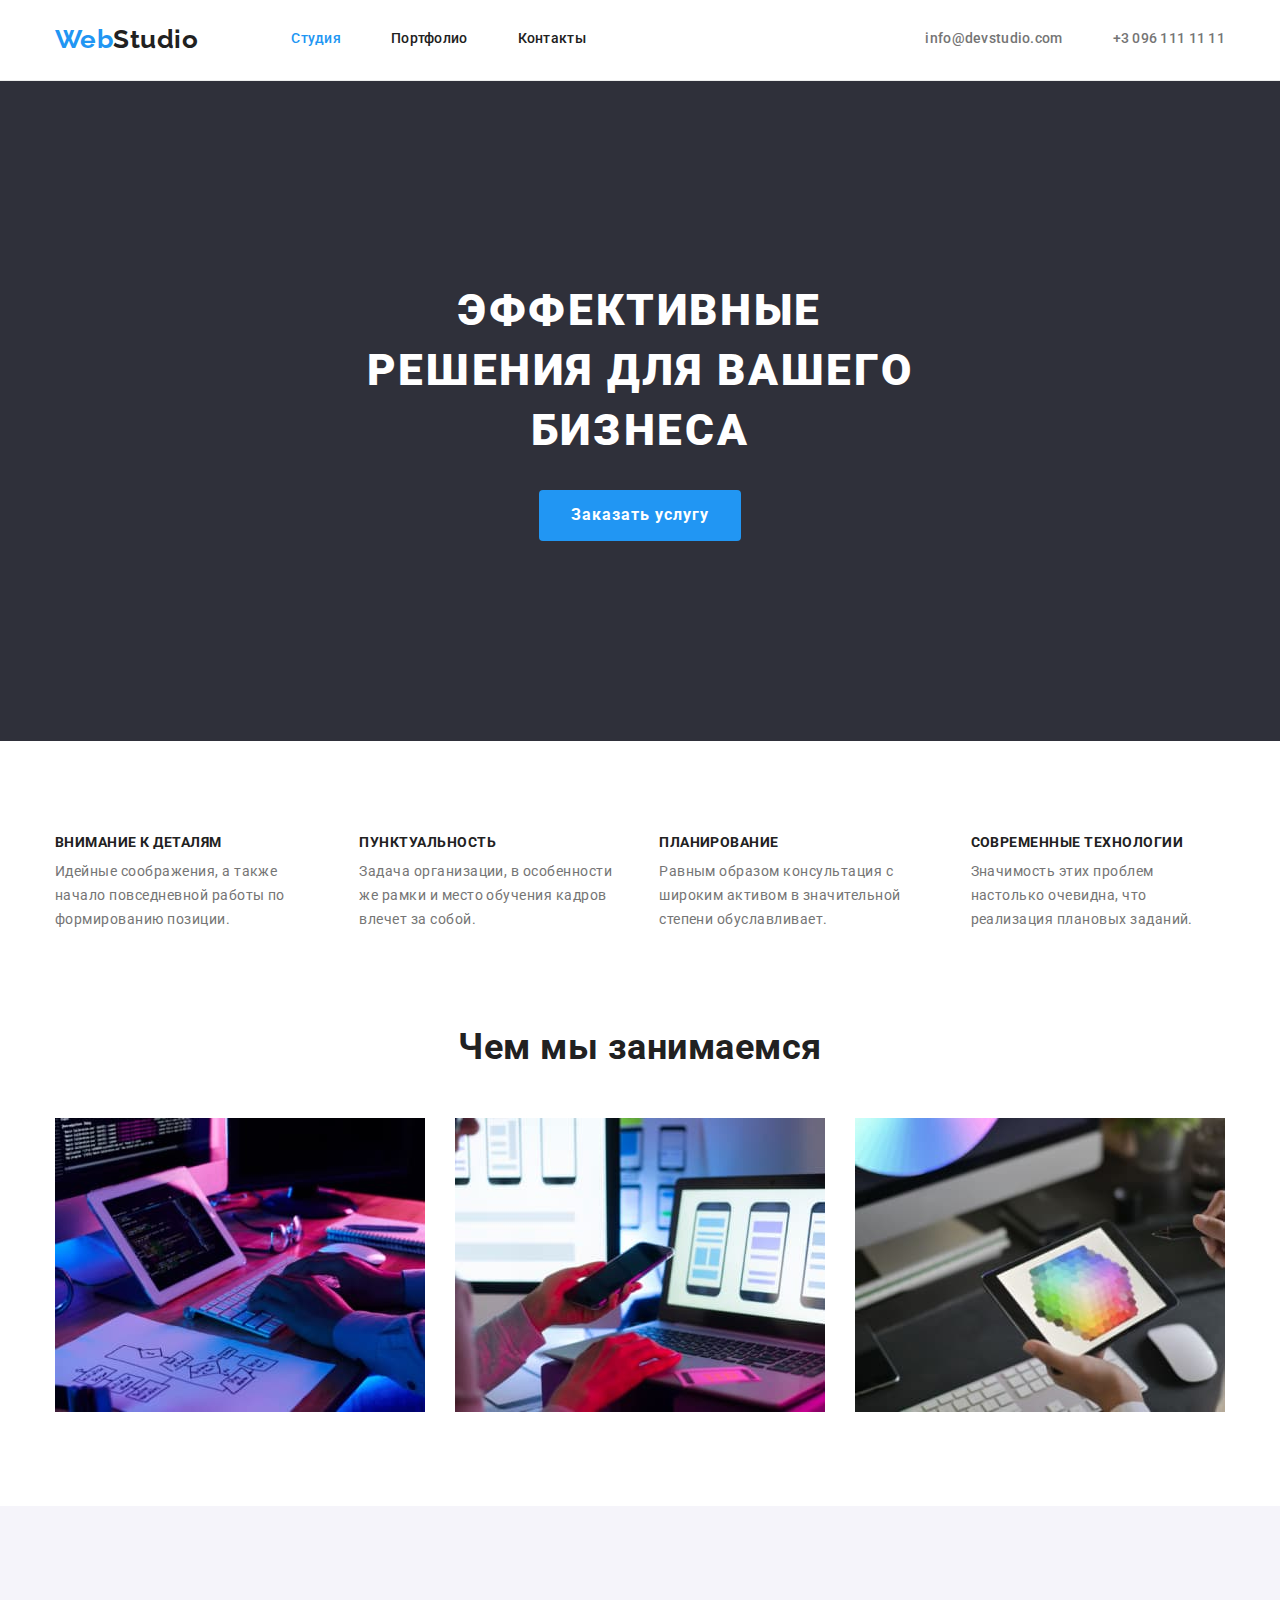
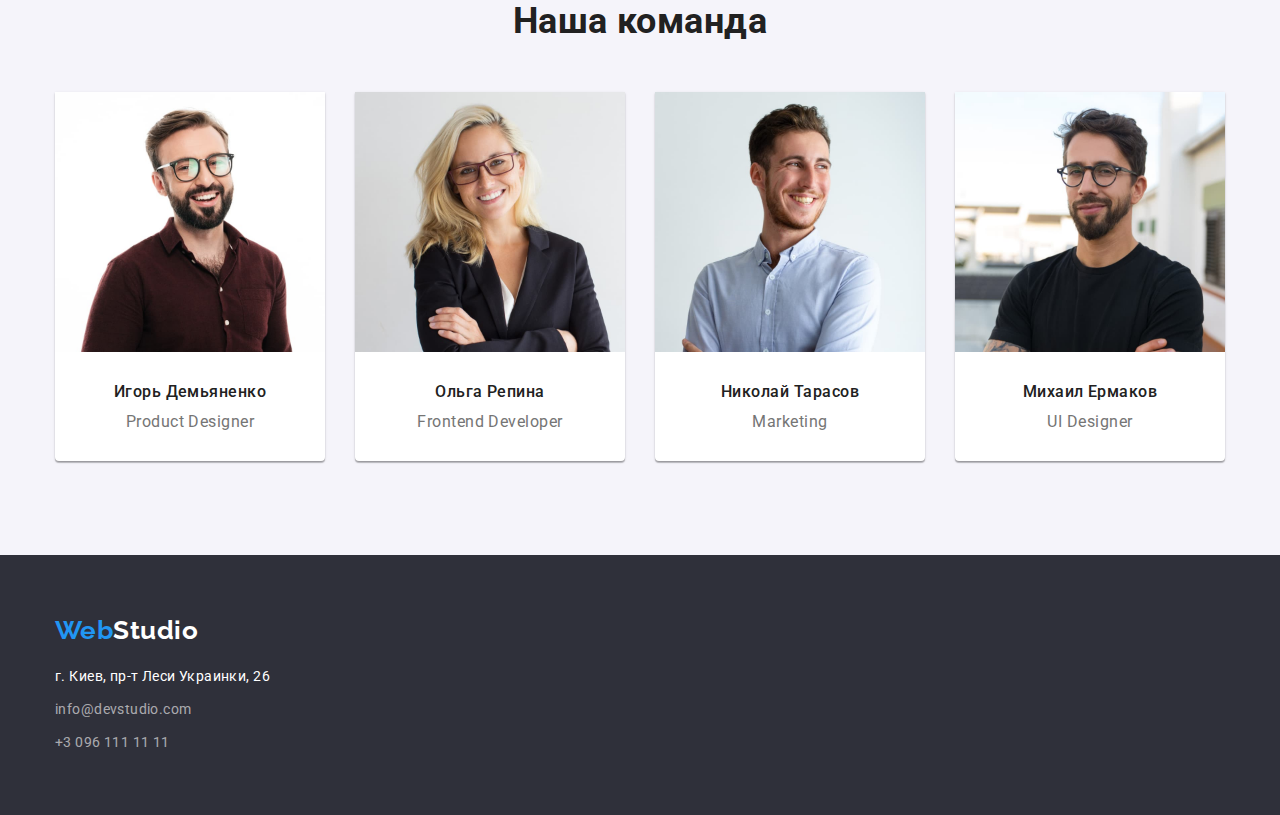
<file: index.html>
<!doctype html>

<html lang="ru">
  
  <head>
    <meta charset="utf-8">
    <meta http-equiv="x-ua-compatible" content="ie=edge">
    <title>Web Studio</title>
    <link rel="preconnect" href="https://fonts.googleapis.com">
    <link rel="preconnect" href="https://fonts.gstatic.com" crossorigin>
    <link href="https://fonts.googleapis.com/css2?family=Raleway:wght@700&family=Roboto:wght@400;500;700;900&display=swap" rel="stylesheet">
    <link rel="stylesheet" href="css/modern-normalize.css"/>
    <link rel="stylesheet" href="css/styles.css" />
  </head>
  
  <body>
    <header class="header">
      <div class="container header-container">
        <a class="link logo-link" href="index.html">
          Web<span class="logo-link-second-part" href="index.html">Studio</span>
        </a>
        <nav class="nav">
          <ul class="list nav-list">
            <li><a class="link link-active" href="index.html">Студия</a></li>
            <li><a class="link" href="portfolio.html">Портфолио</a></li>
            <li><a class="link" href="#address">Контакты</a></li>
          </ul>
        </nav>
        <ul class="list address-header-list">
          <li><a class="link mail-link" href="mailto:info@devstudio.com">info@devstudio.com</a></li>
          <li><a class="link tel-link" href="tel:+3809611111111">+3 096 111 11 11</a></li>
        </ul>
      </div>
    </header>
    
    <main>
      <section class="hero">
          <div class="container">
            <h1 class="slogan">эффективные решения для вашего бизнеса</h1>
            <button class="button" type="button">Заказать услугу</button>
          </div>
      </section>
      
      <section class="benefits">
        <div class="container">
          <ul class="list benefits-list">

            <li>
              <h3 class="benefits-subtitle">Внимание к деталям</h3>
              <p class="benefits-text">
                Идейные соображения, а также начало повседневной работы по формированию позиции.
              </p>
            </li>

            <li>
              <h3 class="benefits-subtitle">Пунктуальность</h3>
              <p class="benefits-text">
                Задача организации, в особенности же рамки и место обучения кадров влечет за собой.
              </p>
            </li>

            <li>
              <h3 class="benefits-subtitle">Планирование</h3>
              <p class="benefits-text">
                Равным образом консультация с широким активом в значительной степени обуславливает.
              </p>
            </li>

            <li>
              <h3 class="benefits-subtitle">Современные технологии</h3>
              <p class="benefits-text">
                Значимость этих проблем настолько очевидна, что реализация плановых заданий.
              </p>
            </li>

          </ul>
        </div>
      </section>
      
      <section class="desc">
        <div class="container">
          <h2 class="desc-subtitle">Чем мы занимаемся</h2>
          <ul class="list desc-list">

            <li>
              <img src="images/desc-img-pc.jpg" alt="Работа за персональным компьютером" width="370" />
            </li>

            <li>
              <img src="images/desc-img-phone.jpg" alt="Работа со смартфоном" width="370" />
            </li>

            <li>
              <img src="images/desc-img-tablet.jpg" alt="Работа за планшетом" width="370" />
            </li>

          </ul>
        </div>
      </section>
      
      <section class="team">
        <div class="container">
          <h2 class="team-title">Наша команда</h2>
          <ul class="list team-list">

            <li class="team-list-item">
              <img src="images/team-img-p_designer.jpg" alt="Мужчина" width="270" />
              <div class="team-text-box">
                <h3 class="team-subtitle">Игорь Демьяненко</h3>
                <p class="team-desc">Product Designer</p>
              </div>
            </li>

            <li class="team-list-item">
              <img src="images/team-img-developer.jpg" alt="Женщина" width="270" />
              <div class="team-text-box">
                <h3 class="team-subtitle">Ольга Репина</h3>
                <p class="team-desc">Frontend Developer</p>
              </div>
            </li>

            <li class="team-list-item">
              <img src="images/team-img-markiting.jpg" alt="Мужчина" width="270" />
              <div class="team-text-box">
                <h3 class="team-subtitle">Николай Тарасов</h3>
                <p class="team-desc">Marketing</p>
              </div>
            </li>

            <li class="team-list-item">
              <img src="images/team-img-ui_designer.jpg" alt="Мужчина" width="270" />
              <div class="team-text-box">
                <h3 class="team-subtitle">Михаил Ермаков</h3>
                <p class="team-desc">UI Designer</p>
              </div>
            </li>

          </ul>
        </div>
      </section>
    </main>
    
    <footer class="footer">
      <div class="container">
        <a class="link logo-link" href="index.html">
          Web<span class="logo-link-second-part" href="index.html">Studio</span>
        </a>
        <address class="address-text-box" id="address">
          <ul class="list address-footer-list">
            <li><a class="link address-link" href="">г. Киев, пр-т Леси Украинки, 26</a></li>
            <li><a class="link mail-link" href="mailto:info@devstudio.com">info@devstudio.com</a></li>
            <li><a class="link tel-link" href="tel:+3809611111111">+3 096 111 11 11</a></li>
          </ul>
        </address>
      </div>
    </footer>
  </body>

</html>
</file>
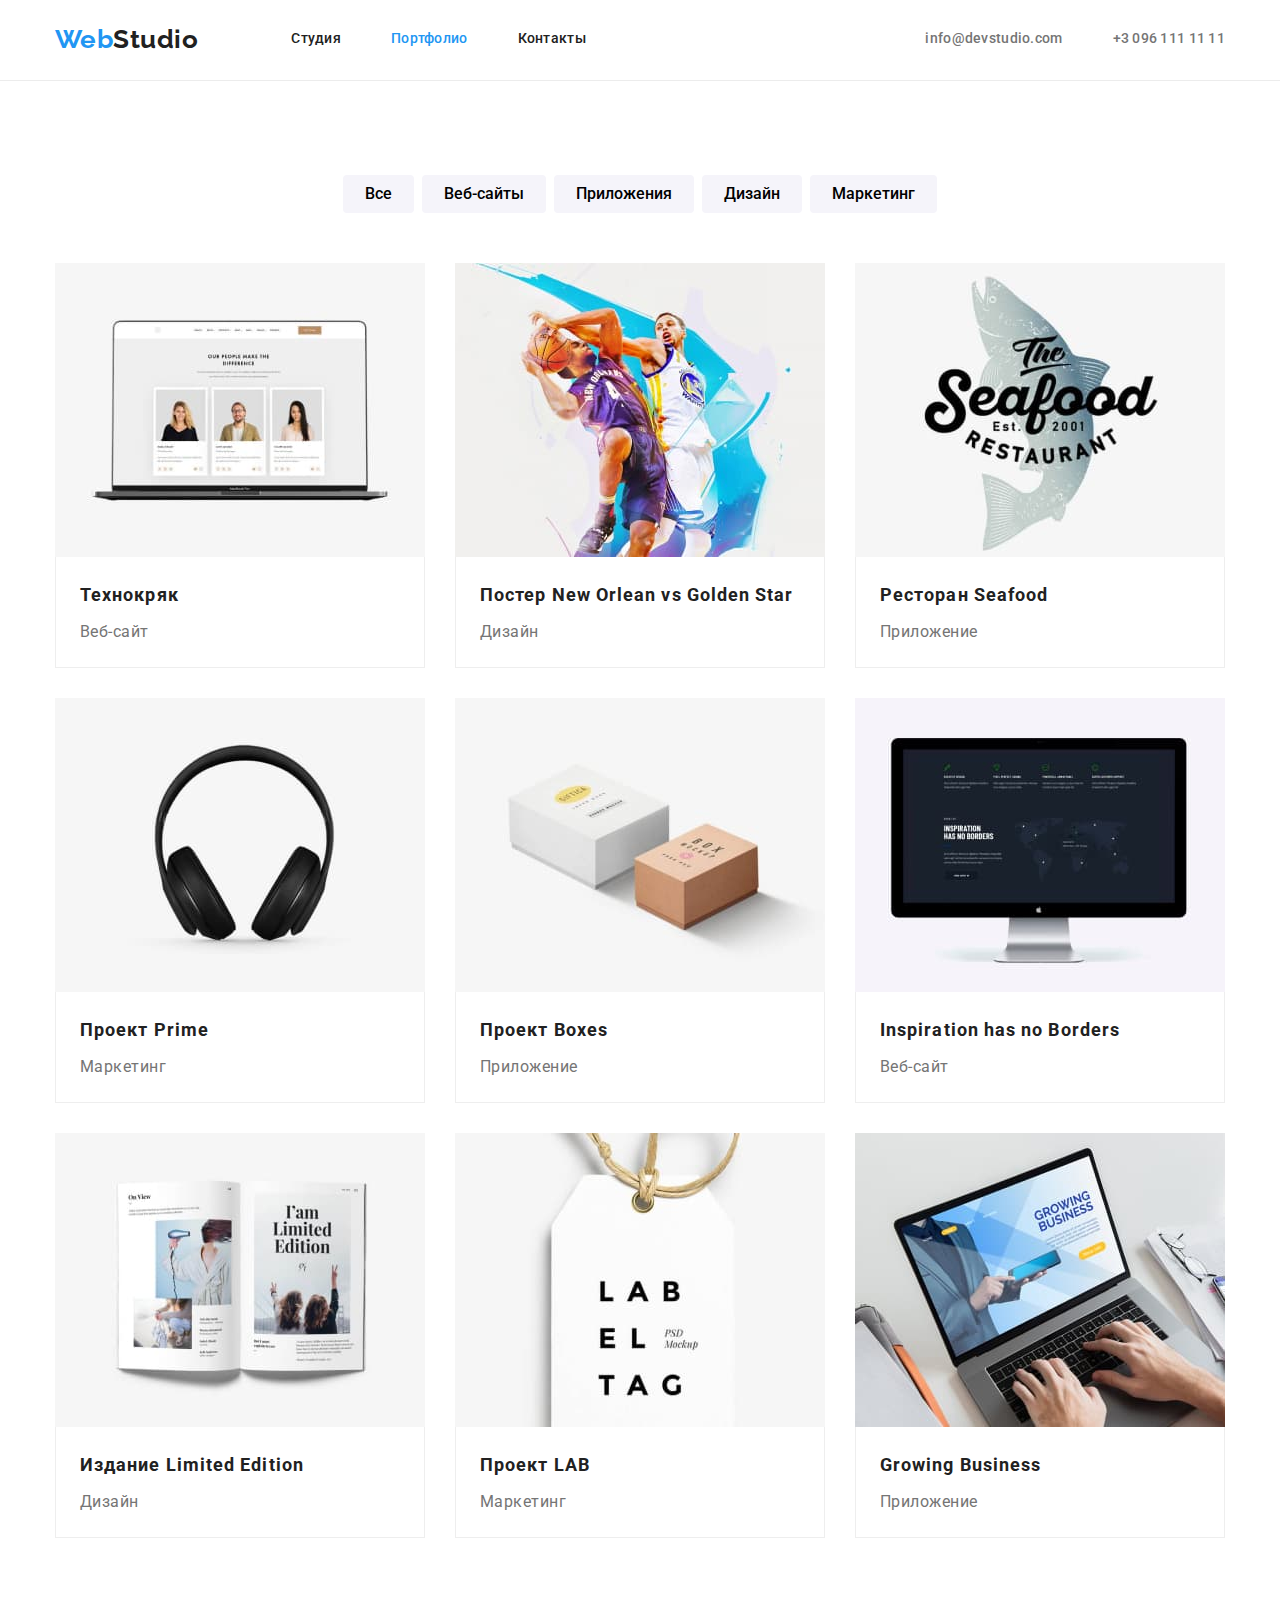
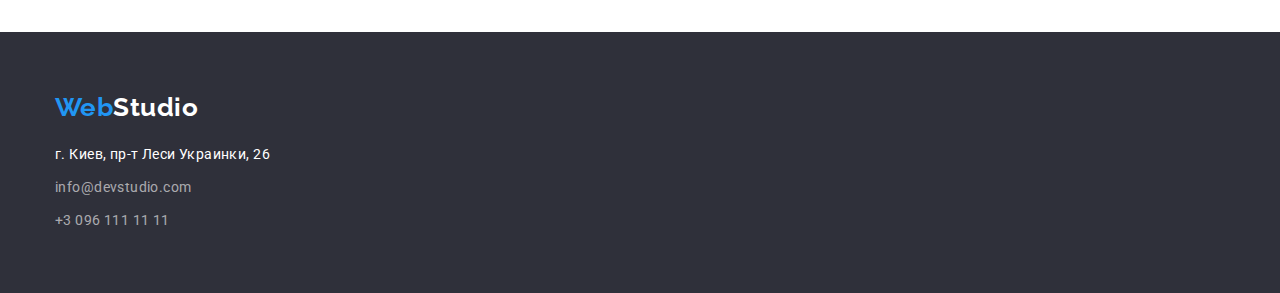
<file: portfolio.html>
<!doctype html>

<html lang="ru">
    <head>
        <meta charset="utf-8">
        <meta http-equiv="x-ua-compatible" content="ie=edge">
        <title>Portfolio</title>
        <link rel="preconnect" href="https://fonts.googleapis.com">
        <link rel="preconnect" href="https://fonts.gstatic.com" crossorigin>
        <link href="https://fonts.googleapis.com/css2?family=Raleway:wght@700&family=Roboto:wght@400;500;700;900&display=swap" rel="stylesheet">
        <link rel="stylesheet" href="css/modern-normalize.css" />
        <link rel="stylesheet" href="css/styles.css" />
    </head>

    <body>
        <header class="header">
            <div class="container header-container">
              <a class="link logo-link" href="index.html">
                Web<span class="logo-link-second-part" href="index.html">Studio</span>
              </a>
              <nav class="nav">
                  <ul class="list nav-list">
                    <li><a class="link" href="index.html">Студия</a></li>
                    <li><a class="link link-active" href="portfolio.html">Портфолио</a></li>
                    <li><a class="link" href="#address">Контакты</a></li>
                  </ul>
              </nav>
              <ul class="list address-header-list">
                <li><a class="link" href="mailto:info@devstudio.com">info@devstudio.com</a></li>
                <li><a class="link" href="tel:+3809611111111">+3 096 111 11 11</a></li>
              </ul>
            </div>
        </header>

        <main>
          <section class="gallery">
            <div class="container gallery-container">
              <ul class="list gallery-filter-list">
                <li><button class="button" type="button">Все</button></li>
                <li><button class="button" type="button">Веб-сайты</button></li>
                <li><button class="button" type="button">Приложения</button></li>
                <li><button class="button" type="button">Дизайн</button></li>
                <li><button class="button" type="button">Маркетинг</button></li>
              </ul>
              <h1 class="visually-hidden">Карточки</h1>
              <ul class="list gallery-list">

                <li>
                  <img src="images/gallery-img-note_book.jpg" alt="Открытый ноут-бук" width="370" />
                  <div class="gallery-text-box">
                    <h2 class="gallery-subtitle">Технокряк</h1>
                    <p class="gallery-desc">Веб-сайт</p>
                  </div>
                </li>

                <li>
                  <img src="images/gallery-img-basketball.jpg" alt="Баскетболисты" width="370" />
                  <div class="gallery-text-box">
                    <h2 class="gallery-subtitle">Постер New Orlean vs Golden Star</h1>
                    <p class="gallery-desc">Дизайн</p>
                  </div>
                </li>

                <li>
                  <img src="images/gallery-img-logo_restoran.jpg" alt="Логотип" width="370" />
                  <div class="gallery-text-box">
                    <h2 class="gallery-subtitle">Ресторан Seafood</h1>
                    <p class="gallery-desc">Приложение</p>
                  </div>
                </li>

                <li>
                  <img src="images/gallery-img-headphones.jpg" alt="Наушники" width="370" />
                  <div class="gallery-text-box">
                    <h2 class="gallery-subtitle">Проект Prime</h1>
                    <p class="gallery-desc">Маркетинг</p>
                  </div>
                </li>

                <li>
                  <img src="images/gallery-img-boxes_project.jpg" alt="Коробки" width="370" />
                  <div class="gallery-text-box">
                    <h2 class="gallery-subtitle">Проект Boxes</h1>
                    <p class="gallery-desc">Приложение</p>
                  </div>
                </li>

                <li>
                  <img src="images/gallery-img-monitor.jpg" alt="Работающий монитор ПК" width="370" />
                  <div class="gallery-text-box">
                    <h2 class="gallery-subtitle">Inspiration has no Borders</h1>
                    <p class="gallery-desc">Веб-сайт</p>
                  </div>
                </li>

                <li>
                  <img src="images/gallery-img-book_open.jpg" alt="Открытая книга" width="370" />
                  <div class="gallery-text-box">
                    <h2 class="gallery-subtitle">Издание Limited Edition</h1>
                    <p class="gallery-desc">Дизайн</p>
                  </div>
                </li>

                <li>
                  <img src="images/gallery-img-label.jpg" alt="Бумажный ярлык на верёвке" width="370" />
                  <div class="gallery-text-box">
                    <h2 class="gallery-subtitle">Проект LAB</h1>
                    <p class="gallery-desc">Маркетинг</p>
                  </div>
                </li>

                <li>
                  <img src="images/gallery-img-pc_working.jpg" alt="Руки за клавиатурой ноутбука" width="370" />
                  <div class="gallery-text-box">
                    <h2 class="gallery-subtitle">Growing Business</h1>
                    <p class="gallery-desc">Приложение</p>
                  </div>
                </li>

              </ul>
            </div>
          </section>
        </main>

        <footer class="footer">
          <div class="container footer-container">
            <a class="link logo-link" href="index.html">
              Web<span class="logo-link-second-part" href="index.html">Studio</span>
            </a>
            <address class="address-text-box" id="address">
              <ul class="list address-footer-list">
                <li><a class="link address-link" href="">г. Киев, пр-т Леси Украинки, 26</a></li>
                <li><a class="link mail-link" href="mailto:info@devstudio.com">info@devstudio.com</a></li>
                <li><a class="link tel-link" href="tel:+3809611111111">+3 096 111 11 11</a></li>
              </ul>
            </address>
          </div>
        </footer>
    </body>
</html>
</file>
<file: css/styles.css>
/* Переменные в цвета */
:root {
  --background-color-01: #ffffff;
  --background-color-02: #f5f4fa;

  --text-color-01: #212121;
  --text-color-02:#757575;
  --text-color-03:rgba(255, 255, 255, 0.6);

  --brand-color-01: #2196f3;
  --brand-color-02: #2f303a;

  --button-color:#f5f4fa;
  --highlight-button-color: #188ce8;

  --border-color-01:#ECECEC;
  --border-color-02:#EEEEEE;

  --shadow-color-01: rgba(0, 0, 0, 0.12);
  --shadow-color-02:rgba(0, 0, 0, 0.14);
  --shadow-color-03:rgba(0, 0, 0, 0.2);
}

/* *****Styling body***** */
body {
  background-color: var(--background-color-01);
  font-family: 'Roboto', sans-serif;
  color: var(--text-color-01);
  margin: 0;
  letter-spacing: 0.03em;
}
/* Reset */

h1, h2, h3, p {
  margin: 0;
}
.link {
  text-decoration: none;
  color: var(--text-color-01);
}
.list {
  padding-left: 0px;
  margin: 0;
  list-style: none;
}
.address-header-list .link {
  color: var(--text-color-02);
}
/* *****Change font-style in address section to normal***** */
.address-footer-list {
  font-style: normal;
}
/* Форматирование изображений */
img {
  display: block;
  max-width: 100%;
  height: auto;
}


.container {
  width: 1200px;
  padding: 0 15px;
  margin: 0 auto;
}
.header {
  padding-top: 24px;
  padding-bottom: 25px;
  border-bottom: 1px solid var(--border-color-01);
}
.header-container {  
  display: flex;
  align-items: center;
}
.logo-link,
.logo-link-second-part {
  color: var(--brand-color-01);
  font-family: 'Raleway', sans-serif;
  font-weight: 700;
  font-size: 26px;
  line-height: 1.19;
}
.logo-link-second-part {
  color: var(--text-color-01);
}
.logo-link {
  margin-right: 93px;
}
.nav {
  margin-right: auto;
}
.nav-list {
  font-weight: 500;
  font-size: 14px;
  line-height: 1.14;
}
.nav-list,
.address-header-list {
  display: flex;
}
.nav-list li:not(:last-child), 
.address-header-list li:not(:last-child) {
  margin-right: 50px;
}
.footer .logo-link .logo-link-second-part {
  color: var(--background-color-01);
}
.address-header-list {
  color: var(--text-color-02);
  font-weight: 500;
  font-size: 14px;
  line-height: 1.14;
}
.nav-list, .address-header-list {
  letter-spacing: 0.02em;
}
/* Герой */
.hero {  
  background-color: var(--brand-color-02);
  padding-top: 200px;
  padding-bottom: 200px;
}
.slogan {
  width: 604px;
  text-align: center;
  margin-left: auto;
  margin-right: auto;
  margin-bottom: 30px;
  text-transform: uppercase;
  color: var(--background-color-01);
  font-weight: 900;
  font-size: 44px;
  line-height: 1.36;
}
.hero .button {
  display: block;
  margin: 0 auto;
  padding: 10px 32px;
  border-radius: 4px;
  background-color: var(--brand-color-01);
  border-style: none;
  color: var(--background-color-01);
  font-family: inherit;
  font-weight: 700;
  font-size: 16px;
  line-height: 1.88;
  cursor: pointer;
}
.slogan, 
.hero .button {
  letter-spacing: 0.06em;
}
/* Преимущества */
.benefits {
  padding-top: 94px;
  padding-bottom: 94px;
  font-size: 14px;
}
.benefits-list {
  display: flex;
}
.benefits-list li:not(:last-child) {
  margin-right: 30px;
}
.benefits-subtitle {
  margin-bottom: 10px;
  font-size: inherit;
  font-weight: 700;
  line-height: 1.14;
  text-transform: uppercase;
}
.benefits-text {
  color: var(--text-color-02);
  line-height: 1.71;
}

/* Чем мы занимаемся.Описание */
.desc {  
  padding-bottom: 94px;
}
.desc-subtitle {
  margin-bottom: 50px;
  text-align: center;
  font-weight: 700;
  font-size: 36px;
  line-height: 1.17;
}
.desc-list {
  display: flex;
}
.desc-list li:not(:last-child) {
  margin-right: 30px;
}

/* Команда */
.team {
  padding-top: 94px;
  padding-bottom: 94px;
  background-color: var(--background-color-02);
}
.team-title {
  margin-bottom: 50px;
  text-align: center;
  font-weight: 700;
  font-size: 36px;
  line-height: 1.17;
}
.team-list {
  display: flex;
  line-height: 1.19;
  font-size: 16px;
}
.team-list-item:not(:last-child) {
  margin-right: 30px;
}
.team-list-item {
  border-radius: 0px 0px 4px 4px;
  box-shadow: 0px 1px 3px var(--shadow-color-01),
  0px 1px 1px var(--shadow-color-02),
  0px 2px 1px var(--shadow-color-03);
  background-color: var(--background-color-01);
}
.team-text-box {
  padding: 30px 0;
  text-align: center;
}
.team-subtitle {
  margin-bottom: 10px;
  font-weight: 500;
  font-size: inherit;
}
.team-desc {
  color: var(--text-color-02);
}

/* Футер */
.footer {
  padding-top: 60px;
  padding-bottom: 60px;
  background-color: var(--brand-color-02);
}
.address-text-box {
  margin-top: 20px;
}
.address-footer-list li:not(:last-child) {
  margin-bottom: 9px;
}
.address-footer-list {
  font-size: 14px;
  line-height: 1.71;
  letter-spacing: 0.03em;
}
.address-link {
  color: var(--background-color-01);
}
.footer .mail-link,
.footer .tel-link {
  color: var(--text-color-03);
}


/* Портфолио */
.gallery {  
  padding-top: 94px;
  padding-bottom: 94px;
}
.gallery-filter-list {  
  display: flex;
  justify-content: center;
  margin-bottom: 50px;
}
.gallery-filter-list li:not(:last-child) {
  margin-right: 8px;
}
.gallery-filter-list .button {
  border-style: none;
  border-radius: 4px;
  padding: 6px 22px;
  background-color: var(--button-color);
  font-family: inherit;
  font-weight: 500;
  font-size: 16px;
  line-height: 1.63;
  cursor: pointer;
}
.gallery-list {
  display: flex;
  flex-wrap: wrap;
  margin-top: -30px;
  margin-left: -30px;
}
.gallery-list li {
  flex-basis: calc(100% / 3 - 30px);
  margin-top: 30px;
  margin-left: 30px;
}
.gallery-text-box {
  padding: 20px 24px;
  border-left: 1px solid var(--border-color-02);
  border-right: 1px solid var(--border-color-02);
  border-bottom: 1px solid var(--border-color-02);
}
.gallery-subtitle {
  margin-bottom: 4px;
  font-weight: 700;
  font-size: 18px;
  line-height: 2;
  letter-spacing: 0.06em;
}
.gallery-desc {
  color: var(--text-color-02);
  font-size: 16px;
  line-height: 1.88;
}

/* *****Elements behavior***** */
.link-active {
  color: var(--brand-color-01);
}
.link:hover,
.link:hover:focus {
  color: var(--brand-color-01);
}
.button:hover,
.button:focus,
.button-active:hover,
.button-active:focus {
  background-color: var(--highlight-button-color);
  color: var(--background-color-01);
}

/* Приховує заголовки */
.visually-hidden {
  position: absolute;
  width: 1px;
  height: 1px;
  margin: -1px;
  border: 0;
  padding: 0;
  white-space: nowrap;
  clip-path: inset(100%);
  clip: rect(0 0 0 0);
  overflow: hidden;
}
</file>
